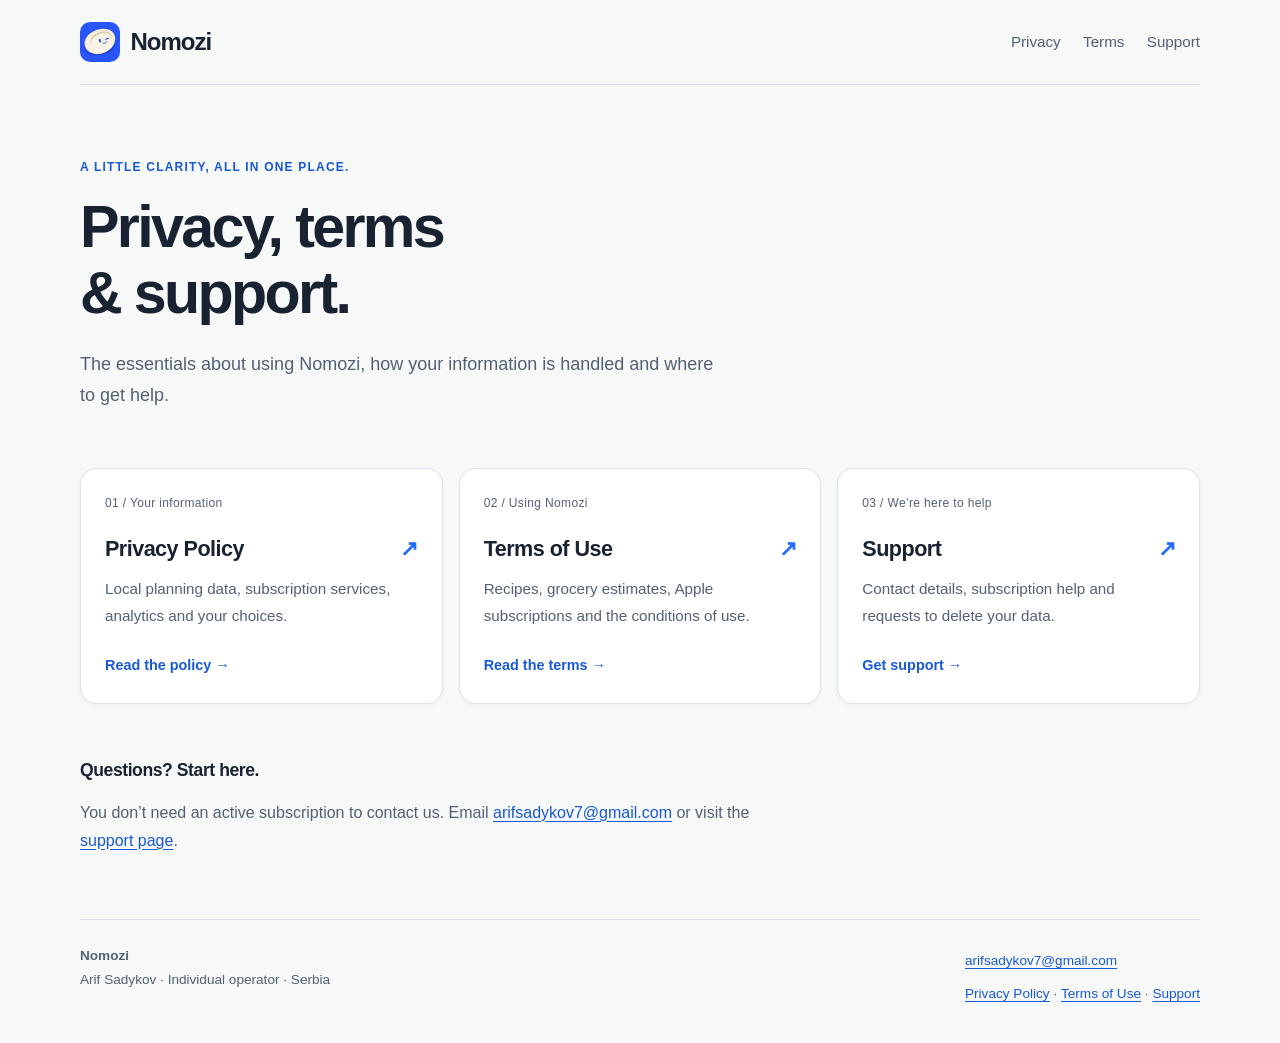
<file: index.html>
<!doctype html>
<html lang="en-US">
<head>
  <meta charset="utf-8">
  <meta name="viewport" content="width=device-width, initial-scale=1">
  <meta name="description" content="Privacy Policy, Terms of Use and support for Nomozi, the iPhone meal-planning app.">
  <meta name="theme-color" content="#206aff">
  <title>Privacy, terms & support | Nomozi</title>
  <link rel="stylesheet" href="./assets/styles.css">
  <link rel="icon" type="image/png" sizes="1024x1024" href="./assets/nomozi-app-icon.png">
  <link rel="apple-touch-icon" href="./assets/nomozi-app-icon.png">
</head>
<body>
<a class="skip-link" href="#main">Skip to content</a>
<header class="site-header"><a class="brand" href="./" aria-label="Nomozi home"><img class="brand-mark" src="./assets/nomozi-app-icon.png" width="40" height="40" alt="" aria-hidden="true">Nomozi</a><nav aria-label="Main navigation"><a href="./privacy/">Privacy</a><a href="./terms/">Terms</a><a href="./support/">Support</a></nav></header>
<main id="main" class="home"><section class="hero"><p class="eyebrow">A little clarity, all in one place.</p><h1>Privacy, terms<br>&amp; support.</h1><p class="lead">The essentials about using Nomozi, how your information is handled and where to get help.</p></section>
<div class="page-cards"><a class="page-card" href="./privacy/"><span class="card-number">01 / Your information</span><h2>Privacy Policy <span aria-hidden="true">↗</span></h2><p>Local planning data, subscription services, analytics and your choices.</p><span class="card-action">Read the policy →</span></a><a class="page-card" href="./terms/"><span class="card-number">02 / Using Nomozi</span><h2>Terms of Use <span aria-hidden="true">↗</span></h2><p>Recipes, grocery estimates, Apple subscriptions and the conditions of use.</p><span class="card-action">Read the terms →</span></a><a class="page-card" href="./support/"><span class="card-number">03 / We’re here to help</span><h2>Support <span aria-hidden="true">↗</span></h2><p>Contact details, subscription help and requests to delete your data.</p><span class="card-action">Get support →</span></a></div>
<section class="home-note"><h2>Questions? Start here.</h2><p>You don’t need an active subscription to contact us. Email <a href="mailto:arifsadykov7@gmail.com">arifsadykov7@gmail.com</a> or visit the <a href="./support/">support page</a>.</p></section></main>
<footer class="site-footer"><p><strong>Nomozi</strong><br>Arif Sadykov · Individual operator · Serbia</p><p><a href="mailto:arifsadykov7@gmail.com">arifsadykov7@gmail.com</a><br><a href="./privacy/">Privacy Policy</a> · <a href="./terms/">Terms of Use</a> · <a href="./support/">Support</a></p></footer>
</body>
</html>
</file>
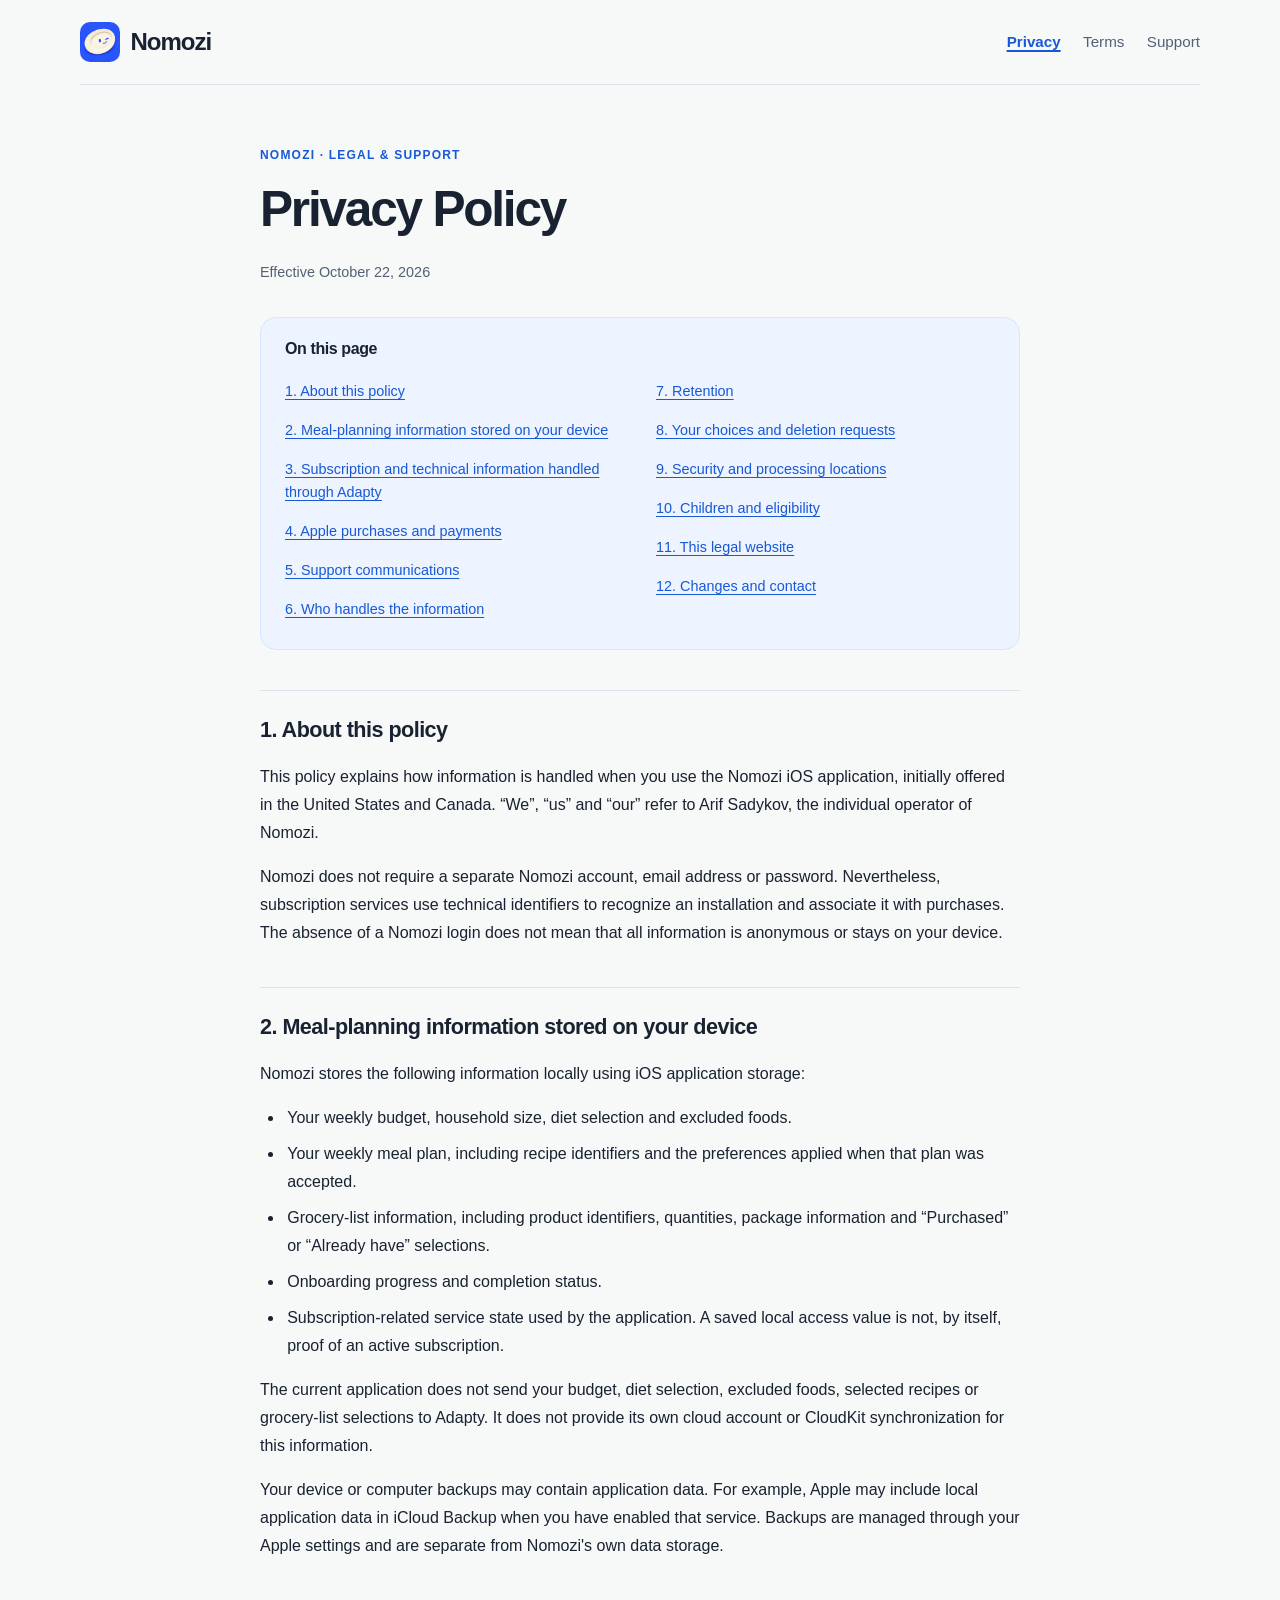
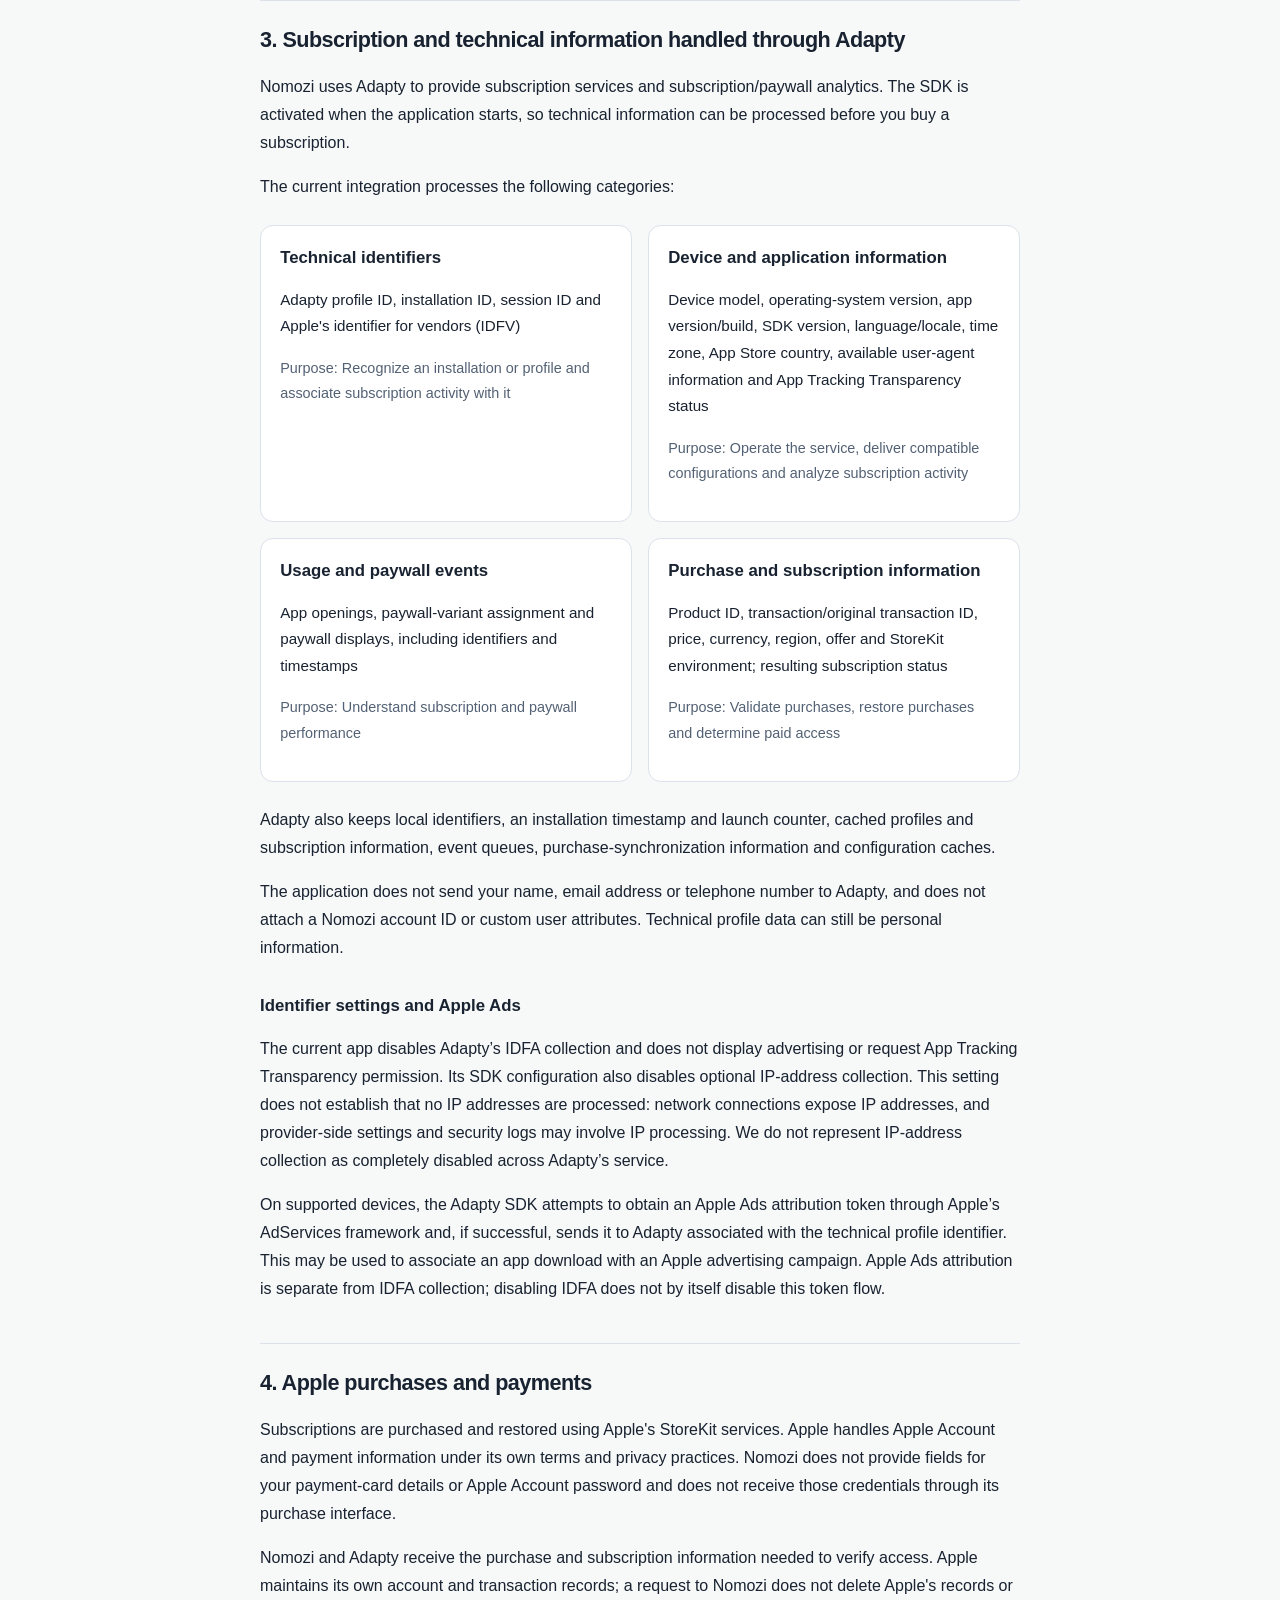
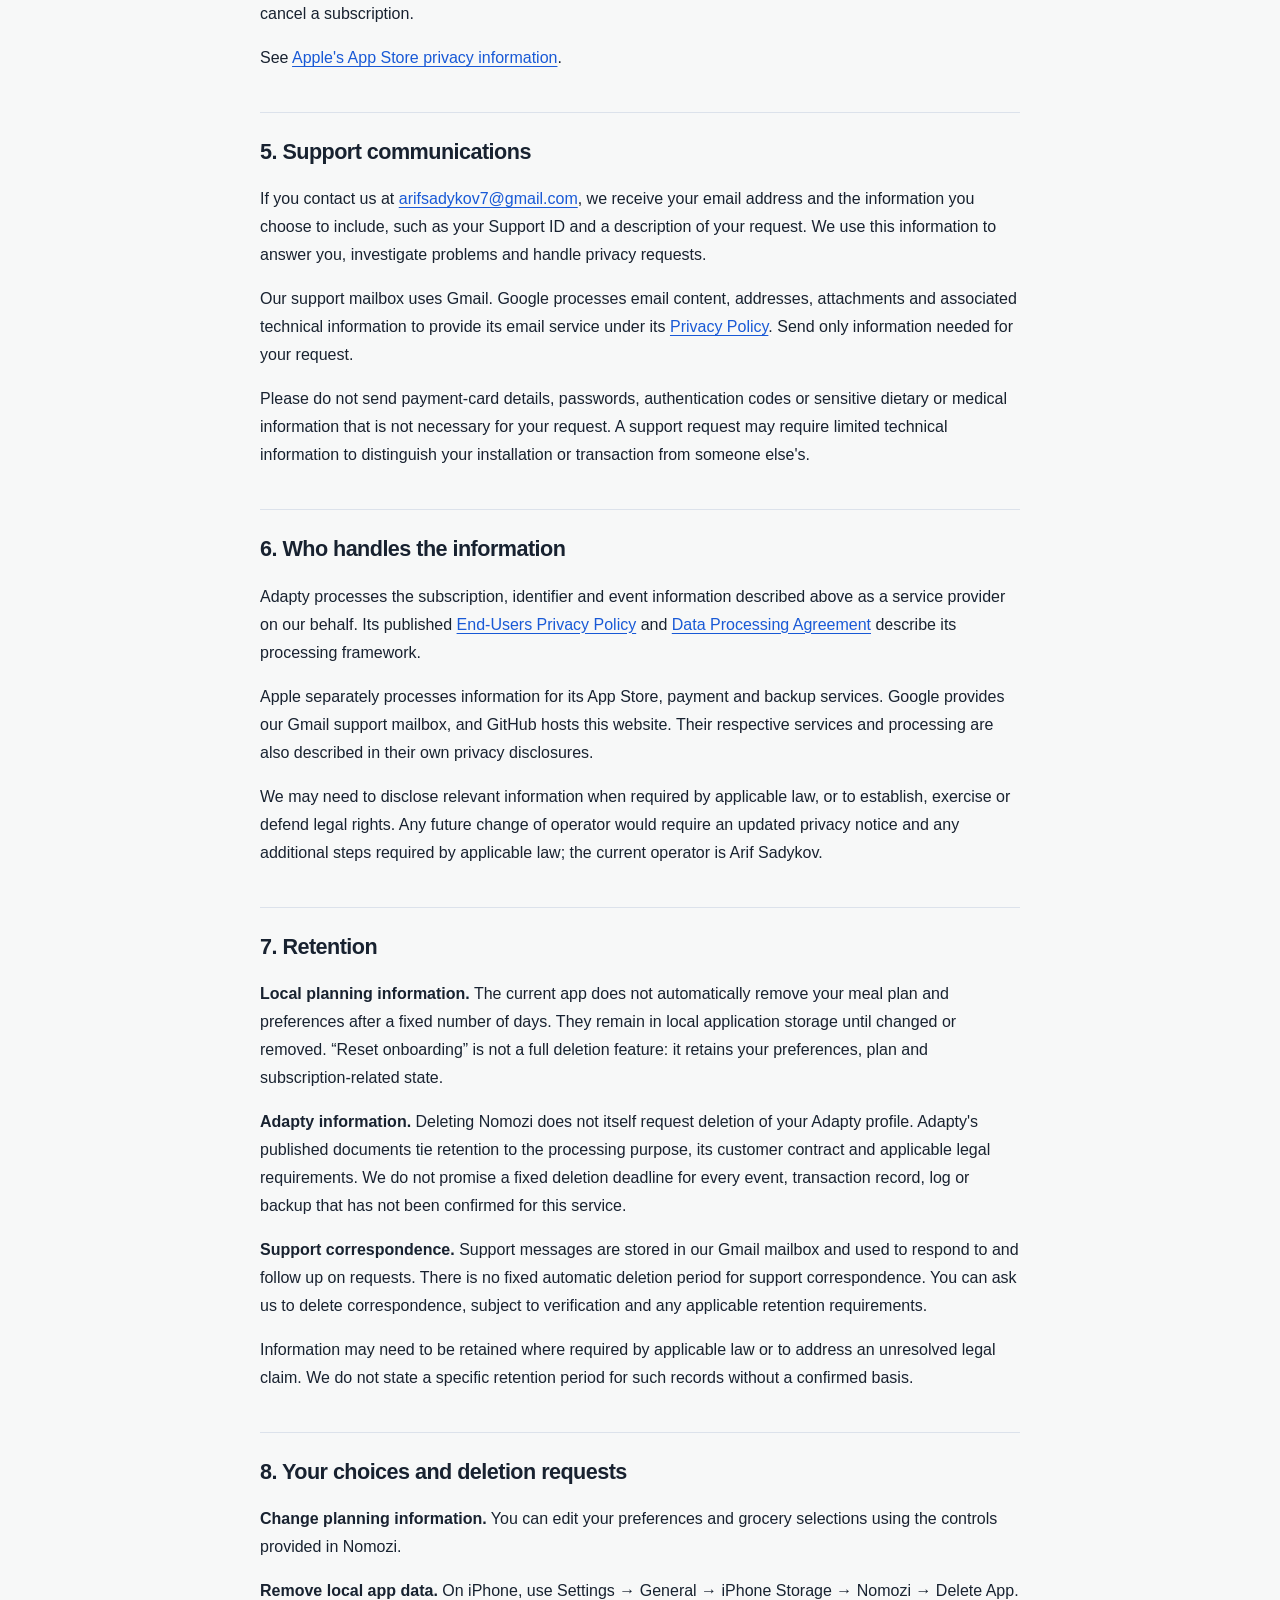
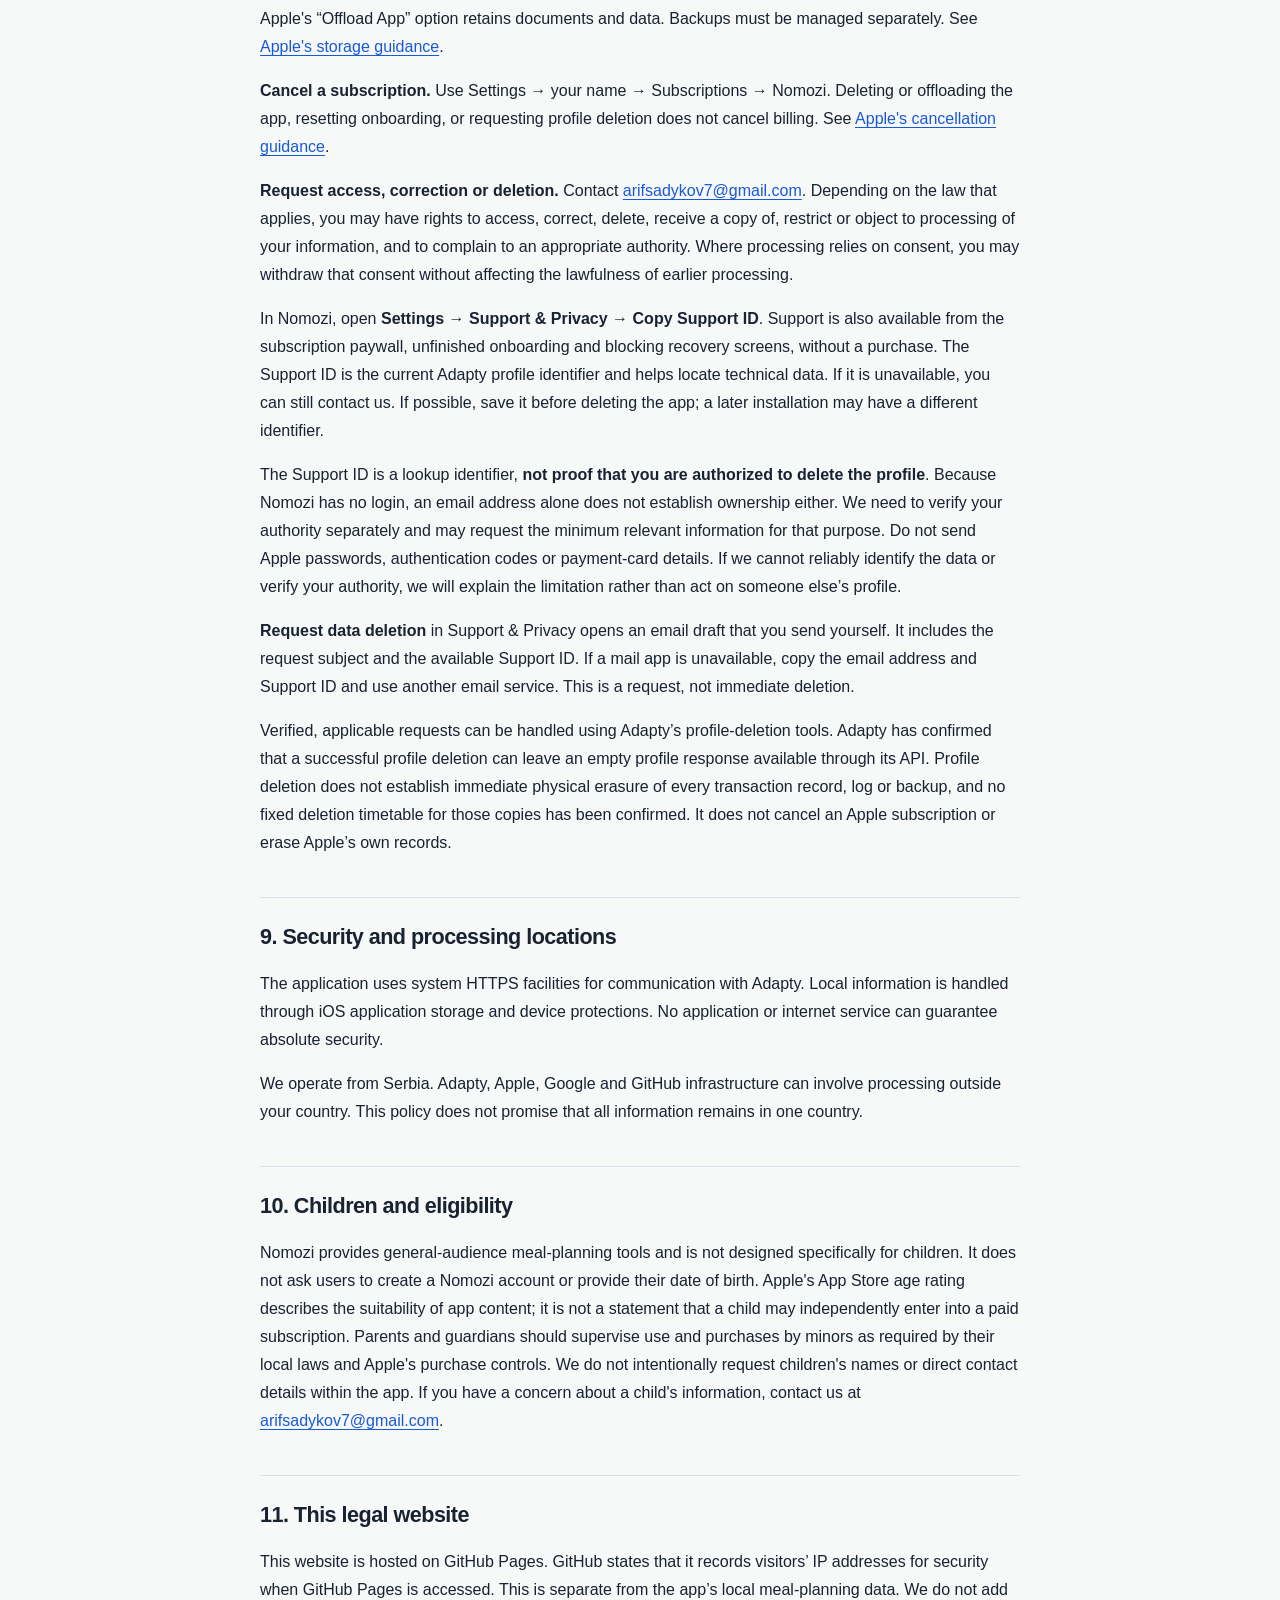
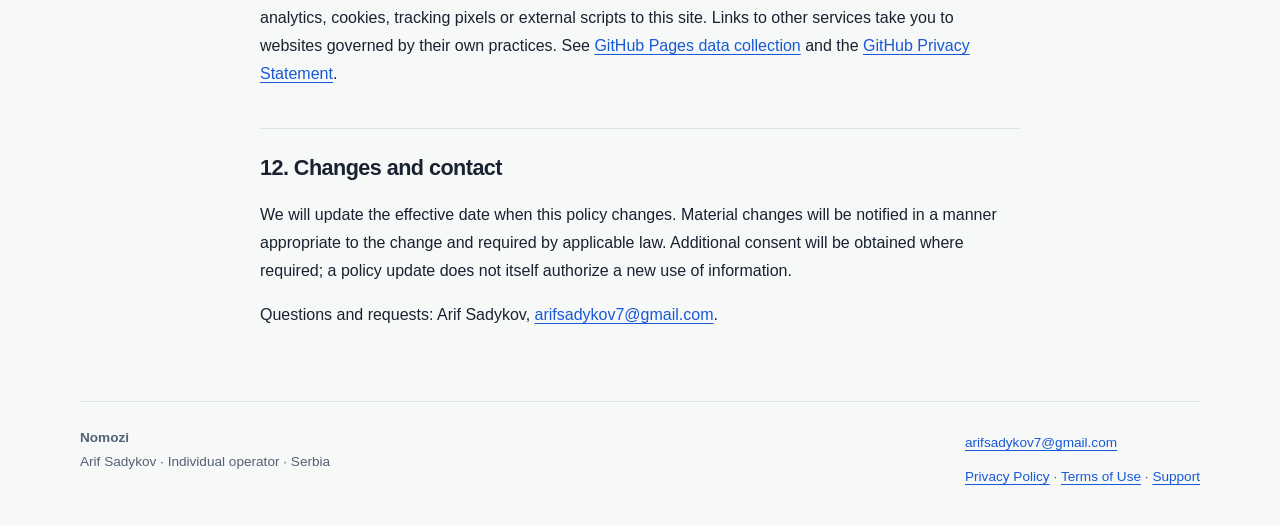
<file: privacy/index.html>
<!doctype html>
<html lang="en-US">
<head>
  <meta charset="utf-8">
  <meta name="viewport" content="width=device-width, initial-scale=1">
  <meta name="description" content="How Nomozi handles local planning data, subscriptions, analytics, support requests and data deletion.">
  <meta name="theme-color" content="#206aff">
  <title>Privacy Policy | Nomozi</title>
  <link rel="stylesheet" href="../assets/styles.css">
  <link rel="icon" type="image/png" sizes="1024x1024" href="../assets/nomozi-app-icon.png">
  <link rel="apple-touch-icon" href="../assets/nomozi-app-icon.png">
</head>
<body>
<a class="skip-link" href="#main">Skip to content</a>
<header class="site-header"><a class="brand" href="../" aria-label="Nomozi home"><img class="brand-mark" src="../assets/nomozi-app-icon.png" width="40" height="40" alt="" aria-hidden="true">Nomozi</a><nav aria-label="Main navigation"><a href="../privacy/" aria-current="page">Privacy</a><a href="../terms/">Terms</a><a href="../support/">Support</a></nav></header>
<main id="main" class="document"><p class="eyebrow">Nomozi · Legal &amp; support</p><h1>Privacy Policy</h1><p class="date">Effective October 22, 2026</p><nav class="contents" aria-label="On this page"><h2>On this page</h2><ol><li><a href="#section-1">1. About this policy</a></li><li><a href="#section-2">2. Meal-planning information stored on your device</a></li><li><a href="#section-3">3. Subscription and technical information handled through Adapty</a></li><li><a href="#section-4">4. Apple purchases and payments</a></li><li><a href="#section-5">5. Support communications</a></li><li><a href="#section-6">6. Who handles the information</a></li><li><a href="#section-7">7. Retention</a></li><li><a href="#section-8">8. Your choices and deletion requests</a></li><li><a href="#section-9">9. Security and processing locations</a></li><li><a href="#section-10">10. Children and eligibility</a></li><li><a href="#section-11">11. This legal website</a></li><li><a href="#section-12">12. Changes and contact</a></li></ol></nav><h2 id="section-1">1. About this policy</h2>

<p>This policy explains how information is handled when you use the Nomozi iOS application, initially offered in the United States and Canada. “We”, “us” and “our” refer to Arif Sadykov, the individual operator of Nomozi.</p>

<p>Nomozi does not require a separate Nomozi account, email address or password. Nevertheless, subscription services use technical identifiers to recognize an installation and associate it with purchases. The absence of a Nomozi login does not mean that all information is anonymous or stays on your device.</p>

<h2 id="section-2">2. Meal-planning information stored on your device</h2>

<p>Nomozi stores the following information locally using iOS application storage:</p>

<ul>
<li>Your weekly budget, household size, diet selection and excluded foods.</li>
<li>Your weekly meal plan, including recipe identifiers and the preferences applied when that plan was accepted.</li>
<li>Grocery-list information, including product identifiers, quantities, package information and “Purchased” or “Already have” selections.</li>
<li>Onboarding progress and completion status.</li>
<li>Subscription-related service state used by the application. A saved local access value is not, by itself, proof of an active subscription.</li>
</ul>

<p>The current application does not send your budget, diet selection, excluded foods, selected recipes or grocery-list selections to Adapty. It does not provide its own cloud account or CloudKit synchronization for this information.</p>

<p>Your device or computer backups may contain application data. For example, Apple may include local application data in iCloud Backup when you have enabled that service. Backups are managed through your Apple settings and are separate from Nomozi's own data storage.</p>

<h2 id="section-3">3. Subscription and technical information handled through Adapty</h2>

<p>Nomozi uses Adapty to provide subscription services and subscription/paywall analytics. The SDK is activated when the application starts, so technical information can be processed before you buy a subscription.</p>

<p>The current integration processes the following categories:</p>

<div class="table-wrap"><div class="data-cards"><section class="data-card"><h3>Technical identifiers</h3><p>Adapty profile ID, installation ID, session ID and Apple's identifier for vendors (IDFV)</p><p class="purpose">Purpose: Recognize an installation or profile and associate subscription activity with it</p></section><section class="data-card"><h3>Device and application information</h3><p>Device model, operating-system version, app version/build, SDK version, language/locale, time zone, App Store country, available user-agent information and App Tracking Transparency status</p><p class="purpose">Purpose: Operate the service, deliver compatible configurations and analyze subscription activity</p></section><section class="data-card"><h3>Usage and paywall events</h3><p>App openings, paywall-variant assignment and paywall displays, including identifiers and timestamps</p><p class="purpose">Purpose: Understand subscription and paywall performance</p></section><section class="data-card"><h3>Purchase and subscription information</h3><p>Product ID, transaction/original transaction ID, price, currency, region, offer and StoreKit environment; resulting subscription status</p><p class="purpose">Purpose: Validate purchases, restore purchases and determine paid access</p></section></div></div>

<p>Adapty also keeps local identifiers, an installation timestamp and launch counter, cached profiles and subscription information, event queues, purchase-synchronization information and configuration caches.</p>

<p>The application does not send your name, email address or telephone number to Adapty, and does not attach a Nomozi account ID or custom user attributes. Technical profile data can still be personal information.</p>

<h3>Identifier settings and Apple Ads</h3>

<p>The current app disables Adapty’s IDFA collection and does not display advertising or request App Tracking Transparency permission. Its SDK configuration also disables optional IP-address collection. This setting does not establish that no IP addresses are processed: network connections expose IP addresses, and provider-side settings and security logs may involve IP processing. We do not represent IP-address collection as completely disabled across Adapty’s service.</p>
<p>On supported devices, the Adapty SDK attempts to obtain an Apple Ads attribution token through Apple’s AdServices framework and, if successful, sends it to Adapty associated with the technical profile identifier. This may be used to associate an app download with an Apple advertising campaign. Apple Ads attribution is separate from IDFA collection; disabling IDFA does not by itself disable this token flow.</p>
<h2 id="section-4">4. Apple purchases and payments</h2>

<p>Subscriptions are purchased and restored using Apple's StoreKit services. Apple handles Apple Account and payment information under its own terms and privacy practices. Nomozi does not provide fields for your payment-card details or Apple Account password and does not receive those credentials through its purchase interface.</p>

<p>Nomozi and Adapty receive the purchase and subscription information needed to verify access. Apple maintains its own account and transaction records; a request to Nomozi does not delete Apple's records or cancel a subscription.</p>

<p>See <a href="https://www.apple.com/legal/privacy/data/en/app-store/">Apple's App Store privacy information</a>.</p>

<h2 id="section-5">5. Support communications</h2>

<p>If you contact us at <a href="mailto:arifsadykov7@gmail.com">arifsadykov7@gmail.com</a>, we receive your email address and the information you choose to include, such as your Support ID and a description of your request. We use this information to answer you, investigate problems and handle privacy requests.</p>
<p>Our support mailbox uses Gmail. Google processes email content, addresses, attachments and associated technical information to provide its email service under its <a href="https://policies.google.com/privacy">Privacy Policy</a>. Send only information needed for your request.</p>
<p>Please do not send payment-card details, passwords, authentication codes or sensitive dietary or medical information that is not necessary for your request. A support request may require limited technical information to distinguish your installation or transaction from someone else's.</p>

<h2 id="section-6">6. Who handles the information</h2>

<p>Adapty processes the subscription, identifier and event information described above as a service provider on our behalf. Its published <a href="https://adapty.io/end-users-privacy/">End-Users Privacy Policy</a> and <a href="https://adapty.io/data-processing-agreement/">Data Processing Agreement</a> describe its processing framework.</p>

<p>Apple separately processes information for its App Store, payment and backup services. Google provides our Gmail support mailbox, and GitHub hosts this website. Their respective services and processing are also described in their own privacy disclosures.</p>
<p>We may need to disclose relevant information when required by applicable law, or to establish, exercise or defend legal rights. Any future change of operator would require an updated privacy notice and any additional steps required by applicable law; the current operator is Arif Sadykov.</p>

<h2 id="section-7">7. Retention</h2>

<p><strong>Local planning information.</strong> The current app does not automatically remove your meal plan and preferences after a fixed number of days. They remain in local application storage until changed or removed. “Reset onboarding” is not a full deletion feature: it retains your preferences, plan and subscription-related state.</p>

<p><strong>Adapty information.</strong> Deleting Nomozi does not itself request deletion of your Adapty profile. Adapty's published documents tie retention to the processing purpose, its customer contract and applicable legal requirements. We do not promise a fixed deletion deadline for every event, transaction record, log or backup that has not been confirmed for this service.</p>

<p><strong>Support correspondence.</strong> Support messages are stored in our Gmail mailbox and used to respond to and follow up on requests. There is no fixed automatic deletion period for support correspondence. You can ask us to delete correspondence, subject to verification and any applicable retention requirements.</p>
<p>Information may need to be retained where required by applicable law or to address an unresolved legal claim. We do not state a specific retention period for such records without a confirmed basis.</p>
<h2 id="section-8">8. Your choices and deletion requests</h2>

<p><strong>Change planning information.</strong> You can edit your preferences and grocery selections using the controls provided in Nomozi.</p>

<p><strong>Remove local app data.</strong> On iPhone, use Settings → General → iPhone Storage → Nomozi → Delete App. Apple's “Offload App” option retains documents and data. Backups must be managed separately. See <a href="https://support.apple.com/en-us/108429">Apple's storage guidance</a>.</p>

<p><strong>Cancel a subscription.</strong> Use Settings → your name → Subscriptions → Nomozi. Deleting or offloading the app, resetting onboarding, or requesting profile deletion does not cancel billing. See <a href="https://support.apple.com/en-us/118428">Apple's cancellation guidance</a>.</p>

<p><strong>Request access, correction or deletion.</strong> Contact <a href="mailto:arifsadykov7@gmail.com">arifsadykov7@gmail.com</a>. Depending on the law that applies, you may have rights to access, correct, delete, receive a copy of, restrict or object to processing of your information, and to complain to an appropriate authority. Where processing relies on consent, you may withdraw that consent without affecting the lawfulness of earlier processing.</p>

<p>In Nomozi, open <strong>Settings → Support &amp; Privacy → Copy Support ID</strong>. Support is also available from the subscription paywall, unfinished onboarding and blocking recovery screens, without a purchase. The Support ID is the current Adapty profile identifier and helps locate technical data. If it is unavailable, you can still contact us. If possible, save it before deleting the app; a later installation may have a different identifier.</p>
<p>The Support ID is a lookup identifier, <strong>not proof that you are authorized to delete the profile</strong>. Because Nomozi has no login, an email address alone does not establish ownership either. We need to verify your authority separately and may request the minimum relevant information for that purpose. Do not send Apple passwords, authentication codes or payment-card details. If we cannot reliably identify the data or verify your authority, we will explain the limitation rather than act on someone else’s profile.</p>
<p><strong>Request data deletion</strong> in Support &amp; Privacy opens an email draft that you send yourself. It includes the request subject and the available Support ID. If a mail app is unavailable, copy the email address and Support ID and use another email service. This is a request, not immediate deletion.</p>
<p>Verified, applicable requests can be handled using Adapty’s profile-deletion tools. Adapty has confirmed that a successful profile deletion can leave an empty profile response available through its API. Profile deletion does not establish immediate physical erasure of every transaction record, log or backup, and no fixed deletion timetable for those copies has been confirmed. It does not cancel an Apple subscription or erase Apple’s own records.</p>
<h2 id="section-9">9. Security and processing locations</h2>

<p>The application uses system HTTPS facilities for communication with Adapty. Local information is handled through iOS application storage and device protections. No application or internet service can guarantee absolute security.</p>

<p>We operate from Serbia. Adapty, Apple, Google and GitHub infrastructure can involve processing outside your country. This policy does not promise that all information remains in one country.</p>
<h2 id="section-10">10. Children and eligibility</h2>

<p>Nomozi provides general-audience meal-planning tools and is not designed specifically for children. It does not ask users to create a Nomozi account or provide their date of birth. Apple's App Store age rating describes the suitability of app content; it is not a statement that a child may independently enter into a paid subscription. Parents and guardians should supervise use and purchases by minors as required by their local laws and Apple's purchase controls. We do not intentionally request children's names or direct contact details within the app. If you have a concern about a child's information, contact us at <a href="mailto:arifsadykov7@gmail.com">arifsadykov7@gmail.com</a>.</p>

<h2 id="section-11">11. This legal website</h2>

<p>This website is hosted on GitHub Pages. GitHub states that it records visitors’ IP addresses for security when GitHub Pages is accessed. This is separate from the app’s local meal-planning data. We do not add analytics, cookies, tracking pixels or external scripts to this site. Links to other services take you to websites governed by their own practices. See <a href="https://docs.github.com/en/pages/getting-started-with-github-pages/what-is-github-pages#data-collection">GitHub Pages data collection</a> and the <a href="https://docs.github.com/en/site-policy/privacy-policies/github-general-privacy-statement">GitHub Privacy Statement</a>.</p>
<h2 id="section-12">12. Changes and contact</h2>

<p>We will update the effective date when this policy changes. Material changes will be notified in a manner appropriate to the change and required by applicable law. Additional consent will be obtained where required; a policy update does not itself authorize a new use of information.</p>

<p>Questions and requests: Arif Sadykov, <a href="mailto:arifsadykov7@gmail.com">arifsadykov7@gmail.com</a>.</p>
</main>
<footer class="site-footer"><p><strong>Nomozi</strong><br>Arif Sadykov · Individual operator · Serbia</p><p><a href="mailto:arifsadykov7@gmail.com">arifsadykov7@gmail.com</a><br><a href="../privacy/">Privacy Policy</a> · <a href="../terms/">Terms of Use</a> · <a href="../support/">Support</a></p></footer>
</body>
</html>
</file>
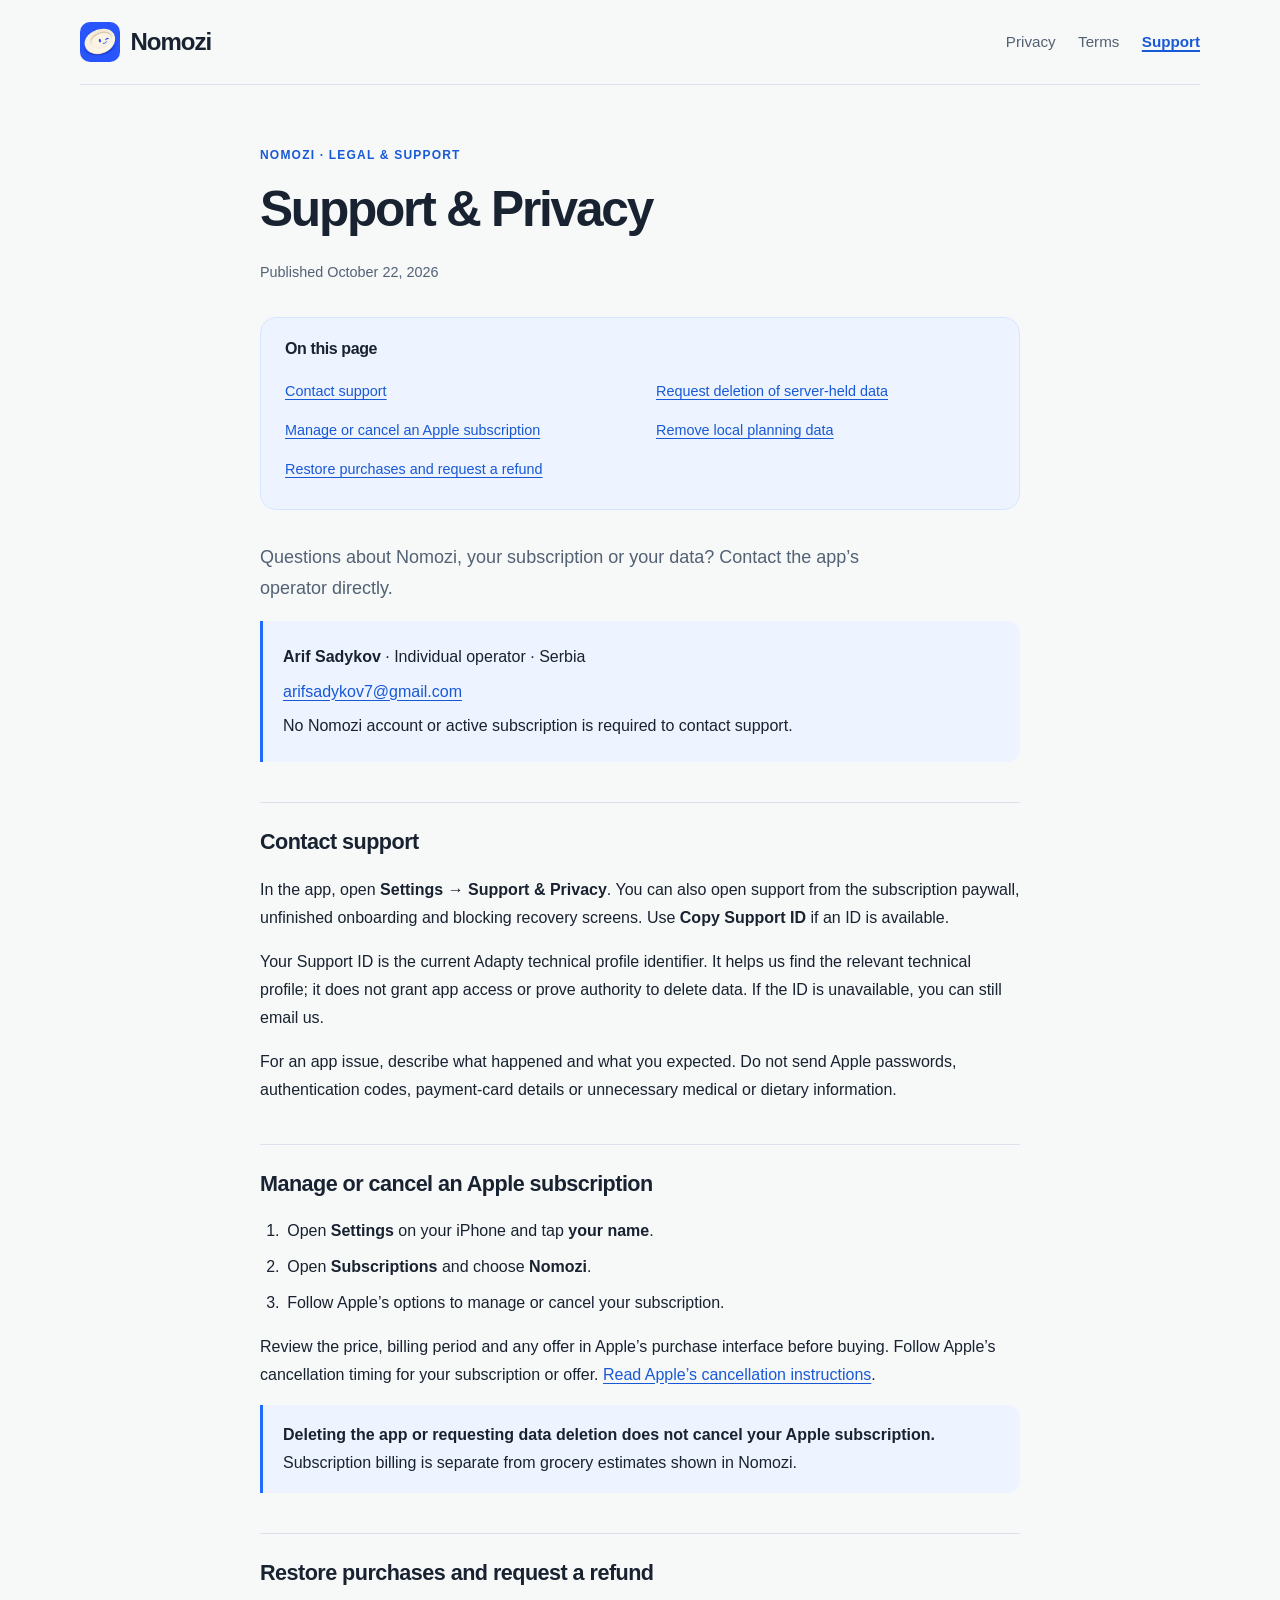
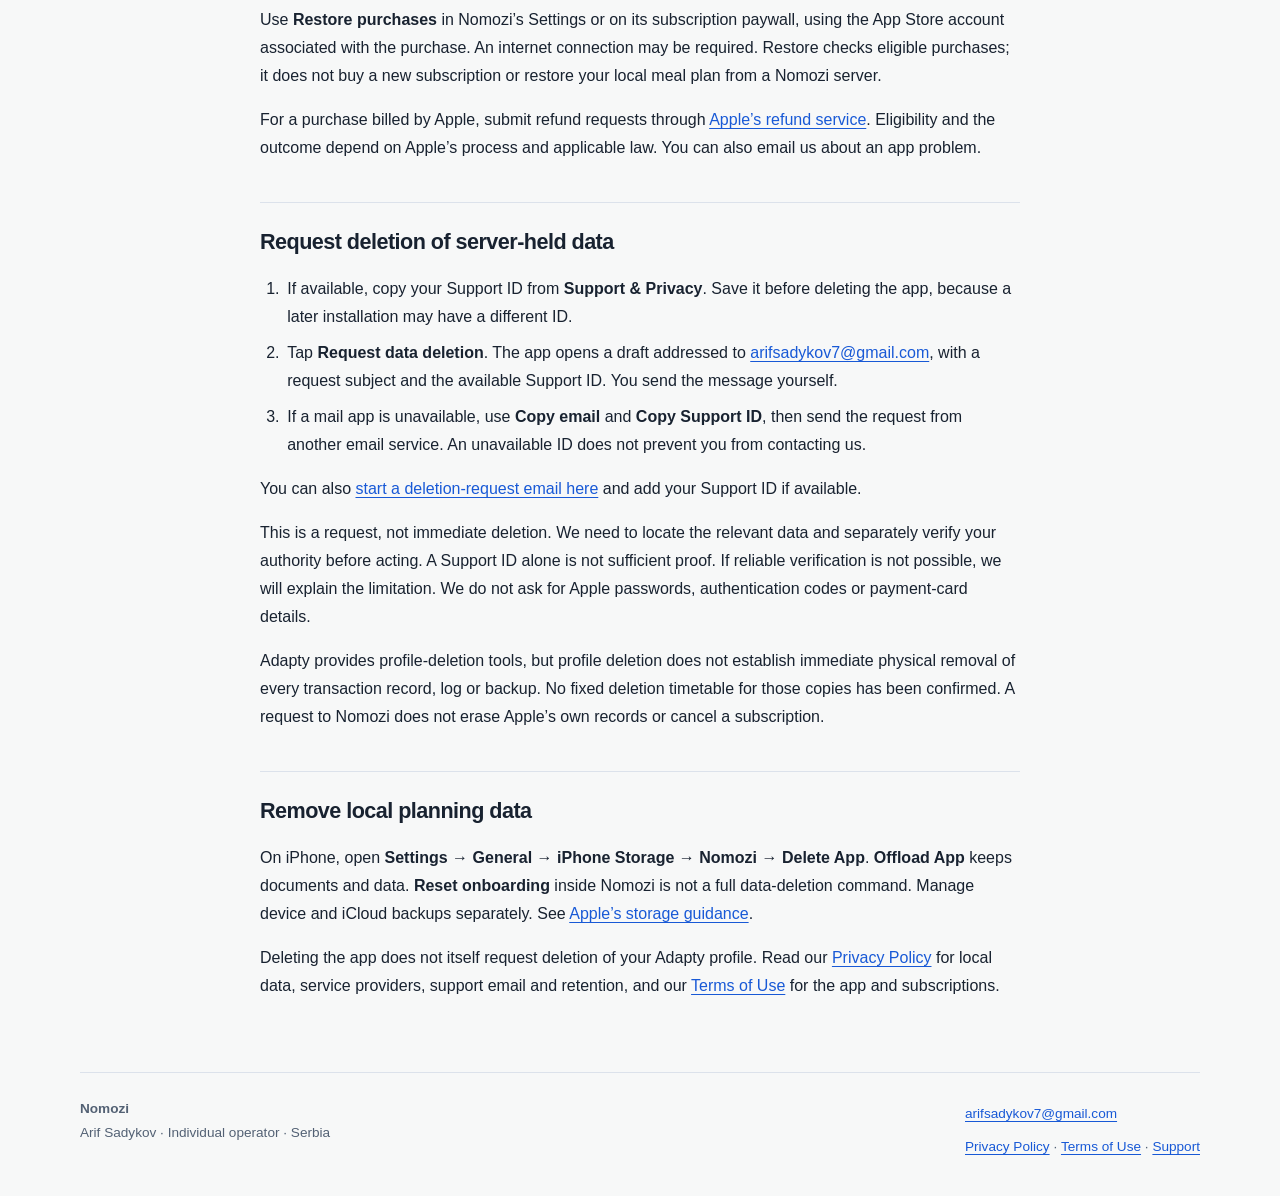
<file: support/index.html>
<!doctype html>
<html lang="en-US">
<head>
  <meta charset="utf-8">
  <meta name="viewport" content="width=device-width, initial-scale=1">
  <meta name="description" content="Contact Nomozi support, find your Support ID, manage Apple subscriptions and request data deletion.">
  <meta name="theme-color" content="#206aff">
  <title>Support & Privacy | Nomozi</title>
  <link rel="stylesheet" href="../assets/styles.css">
  <link rel="icon" type="image/png" sizes="1024x1024" href="../assets/nomozi-app-icon.png">
  <link rel="apple-touch-icon" href="../assets/nomozi-app-icon.png">
</head>
<body>
<a class="skip-link" href="#main">Skip to content</a>
<header class="site-header"><a class="brand" href="../" aria-label="Nomozi home"><img class="brand-mark" src="../assets/nomozi-app-icon.png" width="40" height="40" alt="" aria-hidden="true">Nomozi</a><nav aria-label="Main navigation"><a href="../privacy/">Privacy</a><a href="../terms/">Terms</a><a href="../support/" aria-current="page">Support</a></nav></header>
<main id="main" class="document"><p class="eyebrow">Nomozi · Legal &amp; support</p><h1>Support & Privacy</h1><p class="date">Published October 22, 2026</p><nav class="contents" aria-label="On this page"><h2>On this page</h2><ol><li><a href="#section-1">Contact support</a></li><li><a href="#section-2">Manage or cancel an Apple subscription</a></li><li><a href="#section-3">Restore purchases and request a refund</a></li><li><a href="#section-4">Request deletion of server-held data</a></li><li><a href="#section-5">Remove local planning data</a></li></ol></nav><p class="lead">Questions about Nomozi, your subscription or your data? Contact the app’s operator directly.</p>

<div class="notice"><p><strong>Arif Sadykov</strong> · Individual operator · Serbia</p><p><a href="mailto:arifsadykov7@gmail.com">arifsadykov7@gmail.com</a></p><p>No Nomozi account or active subscription is required to contact support.</p></div>

<h2 id="section-1">Contact support</h2>

<p>In the app, open <strong>Settings → Support &amp; Privacy</strong>. You can also open support from the subscription paywall, unfinished onboarding and blocking recovery screens. Use <strong>Copy Support ID</strong> if an ID is available.</p>

<p>Your Support ID is the current Adapty technical profile identifier. It helps us find the relevant technical profile; it does not grant app access or prove authority to delete data. If the ID is unavailable, you can still email us.</p>

<p>For an app issue, describe what happened and what you expected. Do not send Apple passwords, authentication codes, payment-card details or unnecessary medical or dietary information.</p>

<h2 id="section-2">Manage or cancel an Apple subscription</h2>

<ol><li>Open <strong>Settings</strong> on your iPhone and tap <strong>your name</strong>.</li><li>Open <strong>Subscriptions</strong> and choose <strong>Nomozi</strong>.</li><li>Follow Apple’s options to manage or cancel your subscription.</li></ol>

<p>Review the price, billing period and any offer in Apple’s purchase interface before buying. Follow Apple’s cancellation timing for your subscription or offer. <a href="https://support.apple.com/en-us/118428">Read Apple’s cancellation instructions</a>.</p>

<p class="notice"><strong>Deleting the app or requesting data deletion does not cancel your Apple subscription.</strong> Subscription billing is separate from grocery estimates shown in Nomozi.</p>

<h2 id="section-3">Restore purchases and request a refund</h2>

<p>Use <strong>Restore purchases</strong> in Nomozi’s Settings or on its subscription paywall, using the App Store account associated with the purchase. An internet connection may be required. Restore checks eligible purchases; it does not buy a new subscription or restore your local meal plan from a Nomozi server.</p>

<p>For a purchase billed by Apple, submit refund requests through <a href="https://reportaproblem.apple.com/">Apple’s refund service</a>. Eligibility and the outcome depend on Apple’s process and applicable law. You can also email us about an app problem.</p>

<h2 id="section-4">Request deletion of server-held data</h2>

<ol><li>If available, copy your Support ID from <strong>Support &amp; Privacy</strong>. Save it before deleting the app, because a later installation may have a different ID.</li><li>Tap <strong>Request data deletion</strong>. The app opens a draft addressed to <a href="mailto:arifsadykov7@gmail.com">arifsadykov7@gmail.com</a>, with a request subject and the available Support ID. You send the message yourself.</li><li>If a mail app is unavailable, use <strong>Copy email</strong> and <strong>Copy Support ID</strong>, then send the request from another email service. An unavailable ID does not prevent you from contacting us.</li></ol>

<p>You can also <a href="mailto:arifsadykov7@gmail.com?subject=Nomozi%20data%20deletion%20request">start a deletion-request email here</a> and add your Support ID if available.</p>

<p>This is a request, not immediate deletion. We need to locate the relevant data and separately verify your authority before acting. A Support ID alone is not sufficient proof. If reliable verification is not possible, we will explain the limitation. We do not ask for Apple passwords, authentication codes or payment-card details.</p>

<p>Adapty provides profile-deletion tools, but profile deletion does not establish immediate physical removal of every transaction record, log or backup. No fixed deletion timetable for those copies has been confirmed. A request to Nomozi does not erase Apple’s own records or cancel a subscription.</p>

<h2 id="section-5">Remove local planning data</h2>

<p>On iPhone, open <strong>Settings → General → iPhone Storage → Nomozi → Delete App</strong>. <strong>Offload App</strong> keeps documents and data. <strong>Reset onboarding</strong> inside Nomozi is not a full data-deletion command. Manage device and iCloud backups separately. See <a href="https://support.apple.com/en-us/108429">Apple’s storage guidance</a>.</p>

<p>Deleting the app does not itself request deletion of your Adapty profile. Read our <a href="../privacy/">Privacy Policy</a> for local data, service providers, support email and retention, and our <a href="../terms/">Terms of Use</a> for the app and subscriptions.</p>
</main>
<footer class="site-footer"><p><strong>Nomozi</strong><br>Arif Sadykov · Individual operator · Serbia</p><p><a href="mailto:arifsadykov7@gmail.com">arifsadykov7@gmail.com</a><br><a href="../privacy/">Privacy Policy</a> · <a href="../terms/">Terms of Use</a> · <a href="../support/">Support</a></p></footer>
</body>
</html>
</file>
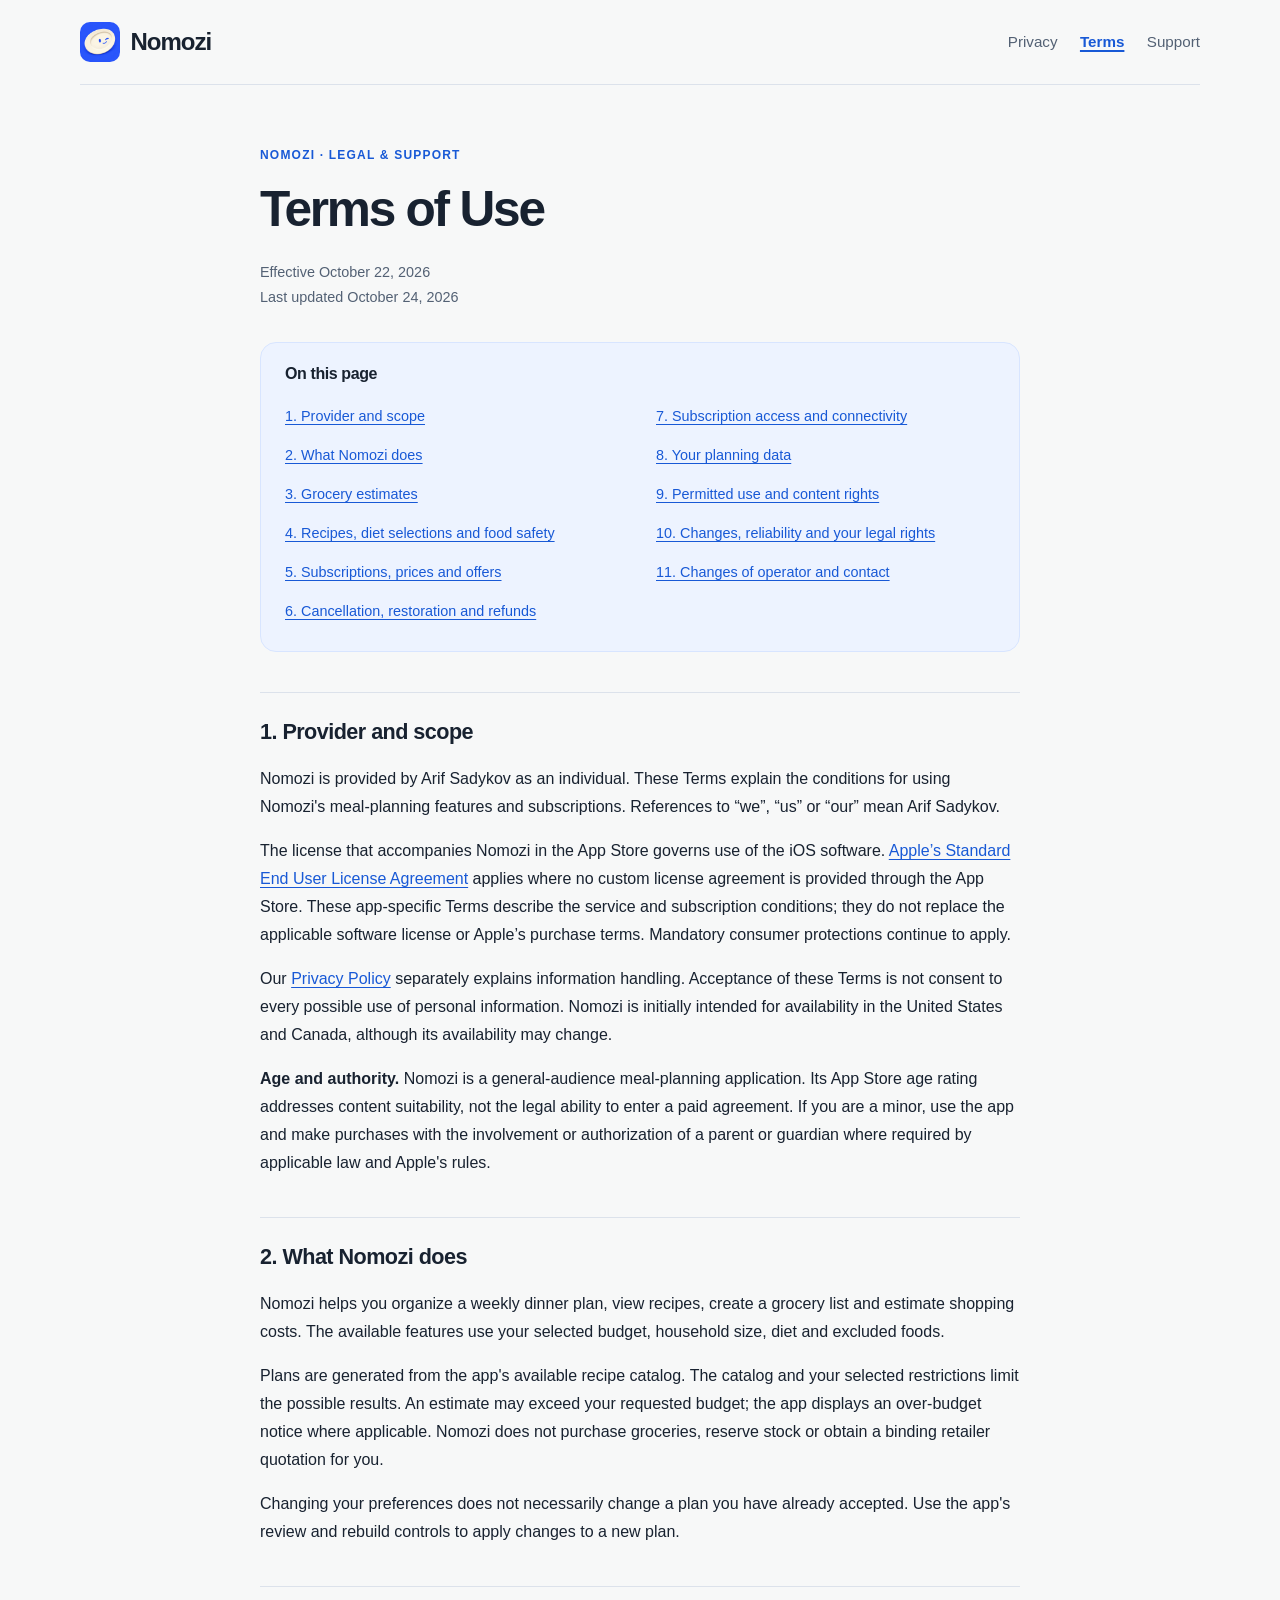
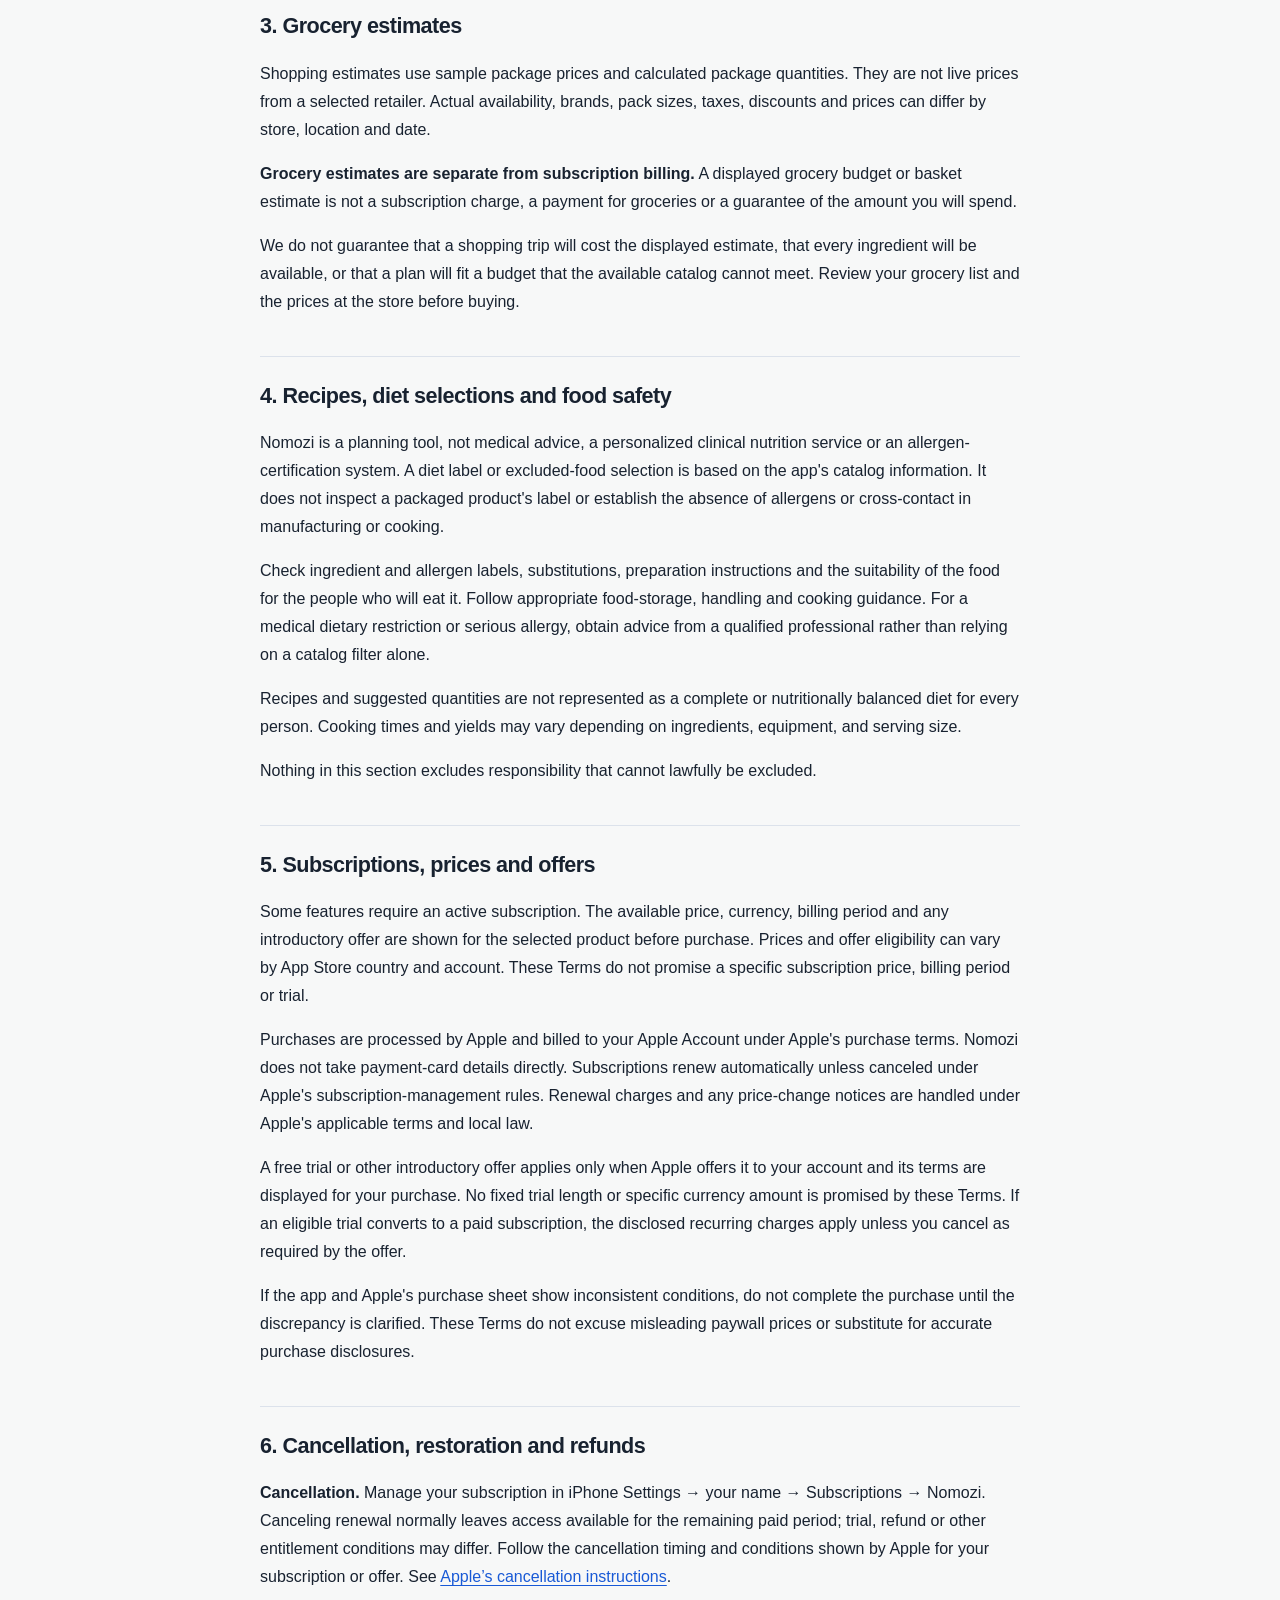
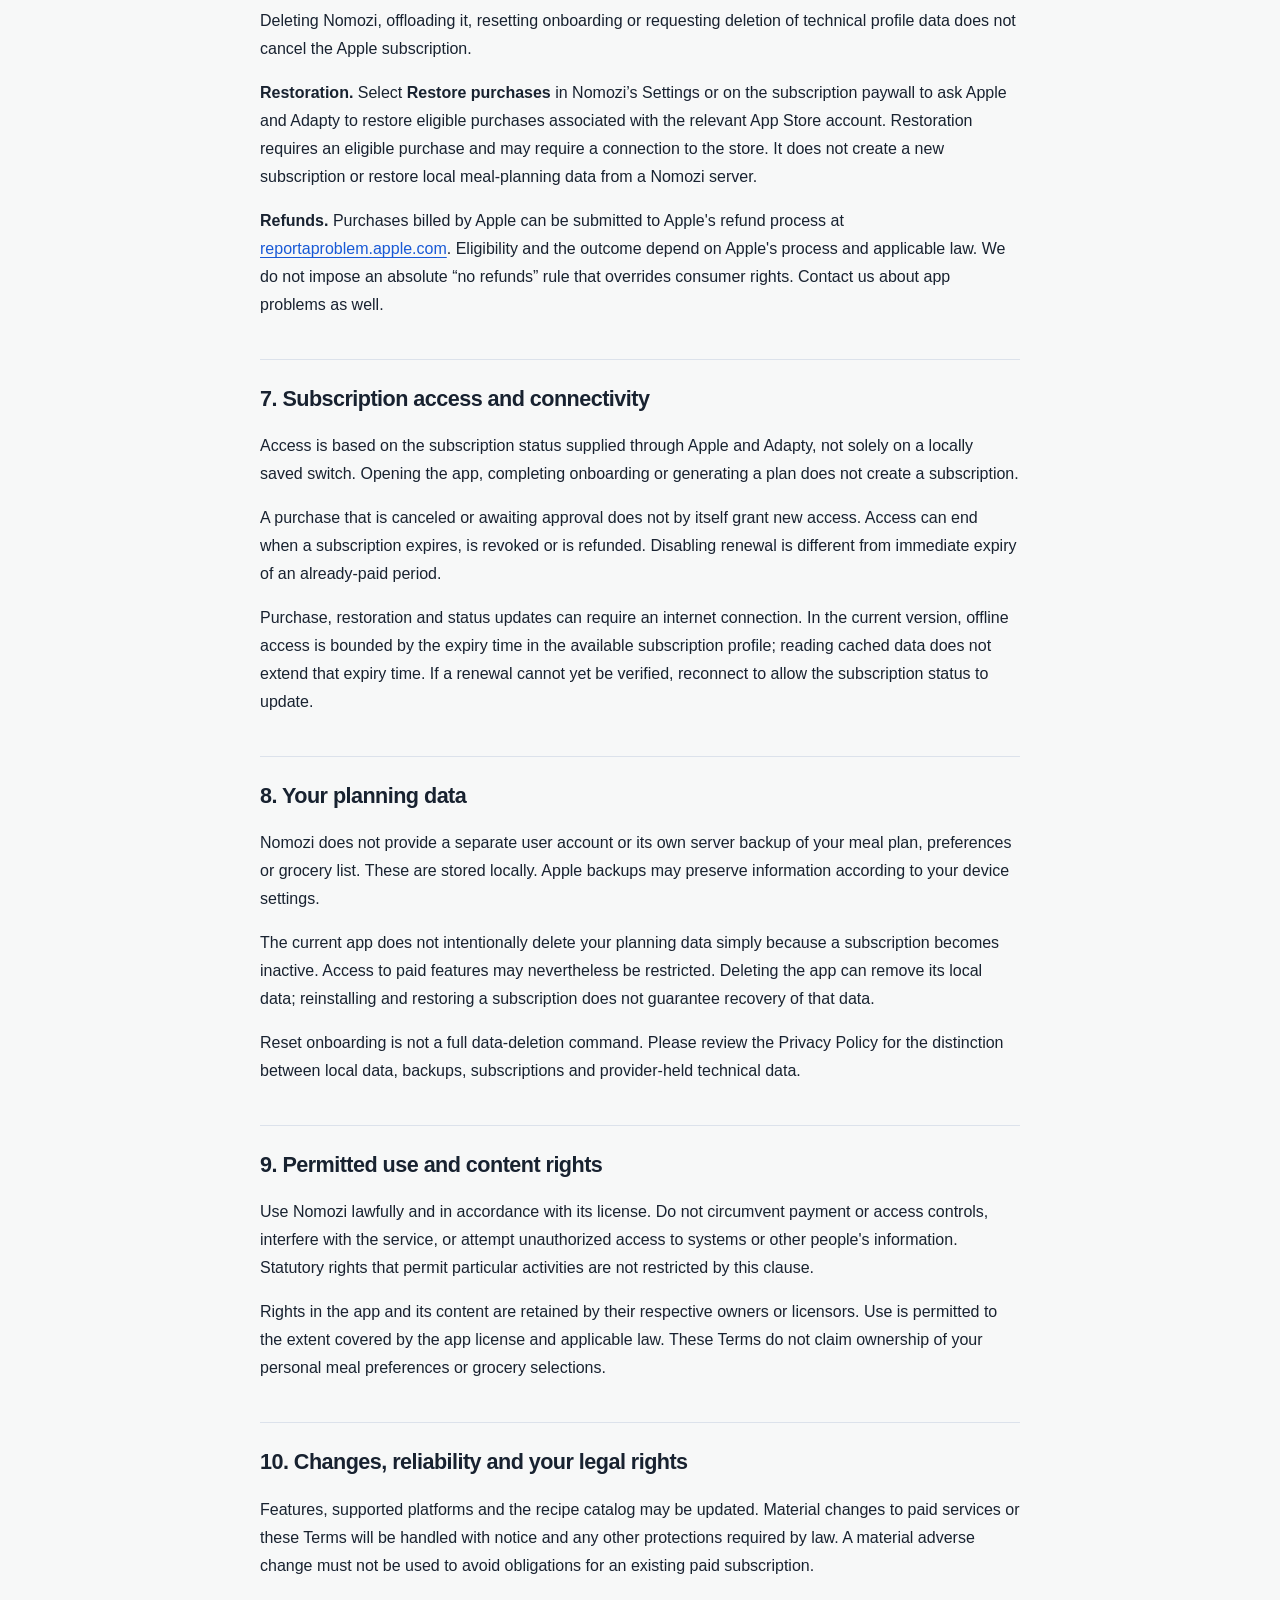
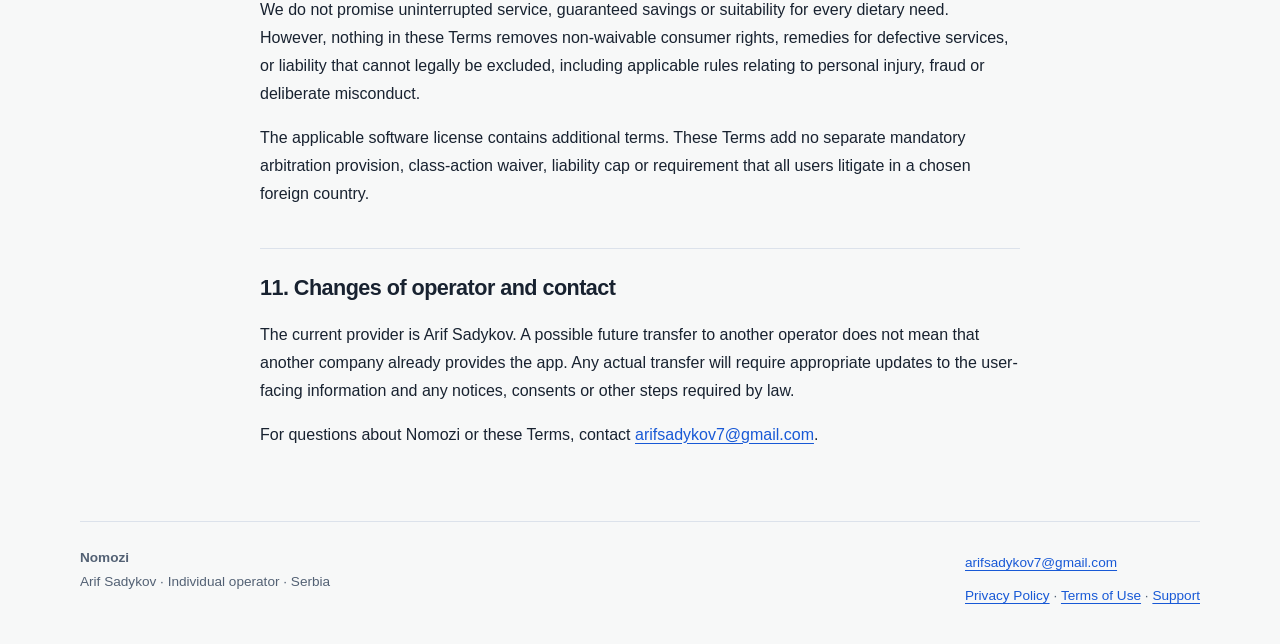
<file: terms/index.html>
<!doctype html>
<html lang="en-US">
<head>
  <meta charset="utf-8">
  <meta name="viewport" content="width=device-width, initial-scale=1">
  <meta name="description" content="Conditions for using Nomozi, grocery estimates, recipes, Apple subscriptions and your consumer rights.">
  <meta name="theme-color" content="#206aff">
  <title>Terms of Use | Nomozi</title>
  <link rel="stylesheet" href="../assets/styles.css">
  <link rel="icon" type="image/png" sizes="1024x1024" href="../assets/nomozi-app-icon.png">
  <link rel="apple-touch-icon" href="../assets/nomozi-app-icon.png">
</head>
<body>
<a class="skip-link" href="#main">Skip to content</a>
<header class="site-header"><a class="brand" href="../" aria-label="Nomozi home"><img class="brand-mark" src="../assets/nomozi-app-icon.png" width="40" height="40" alt="" aria-hidden="true">Nomozi</a><nav aria-label="Main navigation"><a href="../privacy/">Privacy</a><a href="../terms/" aria-current="page">Terms</a><a href="../support/">Support</a></nav></header>
<main id="main" class="document"><p class="eyebrow">Nomozi · Legal &amp; support</p><h1>Terms of Use</h1><p class="date">Effective October 22, 2026<br>Last updated October 24, 2026</p><nav class="contents" aria-label="On this page"><h2>On this page</h2><ol><li><a href="#section-1">1. Provider and scope</a></li><li><a href="#section-2">2. What Nomozi does</a></li><li><a href="#section-3">3. Grocery estimates</a></li><li><a href="#section-4">4. Recipes, diet selections and food safety</a></li><li><a href="#section-5">5. Subscriptions, prices and offers</a></li><li><a href="#section-6">6. Cancellation, restoration and refunds</a></li><li><a href="#section-7">7. Subscription access and connectivity</a></li><li><a href="#section-8">8. Your planning data</a></li><li><a href="#section-9">9. Permitted use and content rights</a></li><li><a href="#section-10">10. Changes, reliability and your legal rights</a></li><li><a href="#section-11">11. Changes of operator and contact</a></li></ol></nav><h2 id="section-1">1. Provider and scope</h2>

<p>Nomozi is provided by Arif Sadykov as an individual. These Terms explain the conditions for using Nomozi's meal-planning features and subscriptions. References to “we”, “us” or “our” mean Arif Sadykov.</p>

<p>The license that accompanies Nomozi in the App Store governs use of the iOS software. <a href="https://www.apple.com/legal/internet-services/itunes/dev/stdeula/">Apple’s Standard End User License Agreement</a> applies where no custom license agreement is provided through the App Store. These app-specific Terms describe the service and subscription conditions; they do not replace the applicable software license or Apple’s purchase terms. Mandatory consumer protections continue to apply.</p>
<p>Our <a href="../privacy/">Privacy Policy</a> separately explains information handling. Acceptance of these Terms is not consent to every possible use of personal information. Nomozi is initially intended for availability in the United States and Canada, although its availability may change.</p>

<p><strong>Age and authority.</strong> Nomozi is a general-audience meal-planning application. Its App Store age rating addresses content suitability, not the legal ability to enter a paid agreement. If you are a minor, use the app and make purchases with the involvement or authorization of a parent or guardian where required by applicable law and Apple's rules.</p>

<h2 id="section-2">2. What Nomozi does</h2>

<p>Nomozi helps you organize a weekly dinner plan, view recipes, create a grocery list and estimate shopping costs. The available features use your selected budget, household size, diet and excluded foods.</p>

<p>Plans are generated from the app's available recipe catalog. The catalog and your selected restrictions limit the possible results. An estimate may exceed your requested budget; the app displays an over-budget notice where applicable. Nomozi does not purchase groceries, reserve stock or obtain a binding retailer quotation for you.</p>

<p>Changing your preferences does not necessarily change a plan you have already accepted. Use the app's review and rebuild controls to apply changes to a new plan.</p>

<h2 id="section-3">3. Grocery estimates</h2>

<p>Shopping estimates use sample package prices and calculated package quantities. They are not live prices from a selected retailer. Actual availability, brands, pack sizes, taxes, discounts and prices can differ by store, location and date.</p>
<p><strong>Grocery estimates are separate from subscription billing.</strong> A displayed grocery budget or basket estimate is not a subscription charge, a payment for groceries or a guarantee of the amount you will spend.</p>
<p>We do not guarantee that a shopping trip will cost the displayed estimate, that every ingredient will be available, or that a plan will fit a budget that the available catalog cannot meet. Review your grocery list and the prices at the store before buying.</p>

<h2 id="section-4">4. Recipes, diet selections and food safety</h2>

<p>Nomozi is a planning tool, not medical advice, a personalized clinical nutrition service or an allergen-certification system. A diet label or excluded-food selection is based on the app's catalog information. It does not inspect a packaged product's label or establish the absence of allergens or cross-contact in manufacturing or cooking.</p>

<p>Check ingredient and allergen labels, substitutions, preparation instructions and the suitability of the food for the people who will eat it. Follow appropriate food-storage, handling and cooking guidance. For a medical dietary restriction or serious allergy, obtain advice from a qualified professional rather than relying on a catalog filter alone.</p>

<p>Recipes and suggested quantities are not represented as a complete or nutritionally balanced diet for every person. Cooking times and yields may vary depending on ingredients, equipment, and serving size.</p>

<p>Nothing in this section excludes responsibility that cannot lawfully be excluded.</p>

<h2 id="section-5">5. Subscriptions, prices and offers</h2>

<p>Some features require an active subscription. The available price, currency, billing period and any introductory offer are shown for the selected product before purchase. Prices and offer eligibility can vary by App Store country and account. These Terms do not promise a specific subscription price, billing period or trial.</p>
<p>Purchases are processed by Apple and billed to your Apple Account under Apple's purchase terms. Nomozi does not take payment-card details directly. Subscriptions renew automatically unless canceled under Apple's subscription-management rules. Renewal charges and any price-change notices are handled under Apple's applicable terms and local law.</p>

<p>A free trial or other introductory offer applies only when Apple offers it to your account and its terms are displayed for your purchase. No fixed trial length or specific currency amount is promised by these Terms. If an eligible trial converts to a paid subscription, the disclosed recurring charges apply unless you cancel as required by the offer.</p>

<p>If the app and Apple's purchase sheet show inconsistent conditions, do not complete the purchase until the discrepancy is clarified. These Terms do not excuse misleading paywall prices or substitute for accurate purchase disclosures.</p>

<h2 id="section-6">6. Cancellation, restoration and refunds</h2>

<p><strong>Cancellation.</strong> Manage your subscription in iPhone Settings → your name → Subscriptions → Nomozi. Canceling renewal normally leaves access available for the remaining paid period; trial, refund or other entitlement conditions may differ. Follow the cancellation timing and conditions shown by Apple for your subscription or offer. See <a href="https://support.apple.com/en-us/118428">Apple’s cancellation instructions</a>.</p>
<p>Deleting Nomozi, offloading it, resetting onboarding or requesting deletion of technical profile data does not cancel the Apple subscription.</p>

<p><strong>Restoration.</strong> Select <strong>Restore purchases</strong> in Nomozi’s Settings or on the subscription paywall to ask Apple and Adapty to restore eligible purchases associated with the relevant App Store account. Restoration requires an eligible purchase and may require a connection to the store. It does not create a new subscription or restore local meal-planning data from a Nomozi server.</p>
<p><strong>Refunds.</strong> Purchases billed by Apple can be submitted to Apple's refund process at <a href="https://reportaproblem.apple.com/">reportaproblem.apple.com</a>. Eligibility and the outcome depend on Apple's process and applicable law. We do not impose an absolute “no refunds” rule that overrides consumer rights. Contact us about app problems as well.</p>

<h2 id="section-7">7. Subscription access and connectivity</h2>

<p>Access is based on the subscription status supplied through Apple and Adapty, not solely on a locally saved switch. Opening the app, completing onboarding or generating a plan does not create a subscription.</p>

<p>A purchase that is canceled or awaiting approval does not by itself grant new access. Access can end when a subscription expires, is revoked or is refunded. Disabling renewal is different from immediate expiry of an already-paid period.</p>

<p>Purchase, restoration and status updates can require an internet connection. In the current version, offline access is bounded by the expiry time in the available subscription profile; reading cached data does not extend that expiry time. If a renewal cannot yet be verified, reconnect to allow the subscription status to update.</p>

<h2 id="section-8">8. Your planning data</h2>

<p>Nomozi does not provide a separate user account or its own server backup of your meal plan, preferences or grocery list. These are stored locally. Apple backups may preserve information according to your device settings.</p>

<p>The current app does not intentionally delete your planning data simply because a subscription becomes inactive. Access to paid features may nevertheless be restricted. Deleting the app can remove its local data; reinstalling and restoring a subscription does not guarantee recovery of that data.</p>

<p>Reset onboarding is not a full data-deletion command. Please review the Privacy Policy for the distinction between local data, backups, subscriptions and provider-held technical data.</p>

<h2 id="section-9">9. Permitted use and content rights</h2>

<p>Use Nomozi lawfully and in accordance with its license. Do not circumvent payment or access controls, interfere with the service, or attempt unauthorized access to systems or other people's information. Statutory rights that permit particular activities are not restricted by this clause.</p>

<p>Rights in the app and its content are retained by their respective owners or licensors. Use is permitted to the extent covered by the app license and applicable law. These Terms do not claim ownership of your personal meal preferences or grocery selections.</p>

<h2 id="section-10">10. Changes, reliability and your legal rights</h2>

<p>Features, supported platforms and the recipe catalog may be updated. Material changes to paid services or these Terms will be handled with notice and any other protections required by law. A material adverse change must not be used to avoid obligations for an existing paid subscription.</p>

<p>We do not promise uninterrupted service, guaranteed savings or suitability for every dietary need. However, nothing in these Terms removes non-waivable consumer rights, remedies for defective services, or liability that cannot legally be excluded, including applicable rules relating to personal injury, fraud or deliberate misconduct.</p>

<p>The applicable software license contains additional terms. These Terms add no separate mandatory arbitration provision, class-action waiver, liability cap or requirement that all users litigate in a chosen foreign country.</p>
<h2 id="section-11">11. Changes of operator and contact</h2>

<p>The current provider is Arif Sadykov. A possible future transfer to another operator does not mean that another company already provides the app. Any actual transfer will require appropriate updates to the user-facing information and any notices, consents or other steps required by law.</p>

<p>For questions about Nomozi or these Terms, contact <a href="mailto:arifsadykov7@gmail.com">arifsadykov7@gmail.com</a>.</p>
</main>
<footer class="site-footer"><p><strong>Nomozi</strong><br>Arif Sadykov · Individual operator · Serbia</p><p><a href="mailto:arifsadykov7@gmail.com">arifsadykov7@gmail.com</a><br><a href="../privacy/">Privacy Policy</a> · <a href="../terms/">Terms of Use</a> · <a href="../support/">Support</a></p></footer>
</body>
</html>
</file>
<file: assets/styles.css>
/* Brand colors from Nomozi AppColors; the darker link tone keeps small text readable. */
:root {
  color-scheme: light;
  --paper: #f7f8f8;
  --ink: #182230;
  --muted: #536174;
  --brand: #206aff;
  --link: #1859d6;
  --line: #dce2eb;
  --card: #fff;
  --soft: #edf3ff;
}

* { box-sizing: border-box; }
html { scroll-padding-top: 1.5rem; }
body {
  margin: 0;
  background: var(--paper);
  color: var(--ink);
  font: 1rem/1.75 -apple-system, BlinkMacSystemFont, "Segoe UI", sans-serif;
  -webkit-text-size-adjust: 100%;
}
a { color: var(--link); text-underline-offset: .2em; overflow-wrap: anywhere; }
a:hover { text-decoration-thickness: 2px; }
a:focus-visible {
  outline: 3px solid var(--brand);
  outline-offset: 4px;
  border-radius: 3px;
}
p, li, h1, h2, h3, td, th { overflow-wrap: anywhere; }
p { margin: 1rem 0; }
.site-header, .site-footer, main { width: min(100% - 3rem, 1120px); margin-inline: auto; }
.site-header {
  display: flex;
  flex-wrap: wrap;
  align-items: center;
  justify-content: space-between;
  gap: .5rem 1rem;
  padding-block: 1.25rem;
  border-bottom: 1px solid var(--line);
}
.brand {
  display: inline-flex;
  align-items: center;
  gap: .65rem;
  min-height: 44px;
  color: var(--ink);
  font-size: 1.5rem;
  font-weight: 750;
  letter-spacing: -.04em;
  text-decoration: none;
}
.brand-mark {
  display: block;
  width: 40px;
  height: 40px;
  flex: 0 0 40px;
  object-fit: contain;
  border-radius: 10px;
}
.site-header nav { display: flex; flex-wrap: wrap; gap: .2rem 1.4rem; }
.site-header nav a {
  display: inline-flex;
  align-items: center;
  min-height: 44px;
  color: var(--muted);
  font-size: .95rem;
  text-decoration: none;
}
.site-header nav a:hover, .site-header nav a[aria-current=page] { color: var(--link); text-decoration: underline; }
.site-header nav a[aria-current=page] { font-weight: 650; text-decoration-thickness: 2px; }
.eyebrow { color: var(--link); font-size: .75rem; font-weight: 700; letter-spacing: .1em; text-transform: uppercase; }
.hero { padding: 3.5rem 0 2.5rem; max-width: 780px; }
h1 {
  font-weight: 750;
  font-size: clamp(2.25rem, 5.5vw, 3.7rem);
  line-height: 1.12;
  letter-spacing: -.045em;
  margin: 1rem 0 1.4rem;
  text-wrap: balance;
}
.lead { font-size: 1.125rem; color: var(--muted); max-width: 650px; }
h2 { font-size: 1.35rem; line-height: 1.4; letter-spacing: -.025em; }
h3 { font-size: 1.05rem; line-height: 1.45; }
.page-cards { display: grid; grid-template-columns: repeat(3, minmax(0, 1fr)); gap: 1rem; }
.page-card {
  display: flex;
  flex-direction: column;
  min-width: 0;
  padding: 1.5rem;
  background: var(--card);
  border: 1px solid var(--line);
  border-radius: 1rem;
  box-shadow: 0 2px 5px rgb(24 34 48 / 3%);
  text-decoration: none;
  color: var(--ink);
}
.page-card:hover { border-color: var(--brand); background: #fafdff; }
.card-number { font-size: .75rem; letter-spacing: .03em; color: var(--muted); }
.page-card h2 { display: flex; justify-content: space-between; gap: .75rem; margin: 1.25rem 0 .25rem; }
.page-card h2 span { color: var(--brand); }
.page-card p { color: var(--muted); font-size: .95rem; margin: .5rem 0 1.5rem; }
.card-action { color: var(--link); font-size: .9rem; font-weight: 650; margin-top: auto; }
.page-card:hover .card-action { text-decoration: underline; }
.home-note { padding: 2.5rem 0 3rem; max-width: 720px; }
.home-note h2 { font-size: 1.1rem; }
.home-note p { color: var(--muted); }
.document { max-width: 760px; padding-block: 2.75rem 3.5rem; }
.document h1 { font-size: clamp(2rem, 5vw, 3.1rem); }
.date { font-size: .9rem; color: var(--muted); margin-bottom: 2rem; }
.document > h2 { margin-top: 2.5rem; padding-top: 1.5rem; border-top: 1px solid var(--line); }
.document > h3 { margin-top: 2rem; }
.document li { padding-left: .2rem; margin-block: .5rem; }
.document ul, .document ol { padding-left: 1.5rem; }
.contents { background: var(--soft); padding: 1.25rem 1.5rem; border: 1px solid #d8e5ff; border-radius: 1rem; margin: 2rem 0; }
.contents h2 { font-size: 1rem; margin: 0 0 .7rem; }
.contents ol { list-style: none; padding: 0; margin: 0; columns: 2; column-gap: 2rem; }
.contents li { break-inside: avoid; margin: 0; padding: 0; }
.contents a { display: block; padding: .5rem 0; font-size: .9rem; line-height: 1.6; }
.notice { padding: 1rem 1.25rem; border-left: 3px solid var(--brand); background: var(--soft); border-radius: 0 .8rem .8rem 0; }
.notice p { margin: .4rem 0; }
.data-cards { display: grid; grid-template-columns: repeat(2, minmax(0, 1fr)); gap: 1rem; margin: 1.5rem 0; }
.data-card { min-width: 0; padding: 1.2rem; background: var(--card); border: 1px solid var(--line); border-radius: .8rem; font-size: .95rem; }
.data-card h3 { margin-top: 0; }
.purpose { color: var(--muted); font-size: .9rem; }
.table-wrap { min-width: 0; max-width: 100%; }
table { width: 100%; border-collapse: collapse; table-layout: fixed; }
th, td { padding: .75rem; text-align: left; vertical-align: top; border: 1px solid var(--line); }
th { background: var(--soft); }
.site-footer {
  display: flex;
  flex-wrap: wrap;
  justify-content: space-between;
  gap: 1.5rem;
  border-top: 1px solid var(--line);
  padding-block: 1.5rem 2rem;
  font-size: .85rem;
  color: var(--muted);
}
.site-footer p { margin: 0; max-width: 100%; }
.site-footer a { display: inline-block; padding-block: .3rem; }
.skip-link { position: fixed; top: -200px; left: 1rem; z-index: 10; background: var(--card); padding: .6rem 1rem; }
.skip-link:focus { top: 1rem; }

@media (max-width: 700px) {
  .site-header, .site-footer, main { width: calc(100% - 2.5rem); }
  .site-header { padding-block: 1rem; }
  .brand { font-size: 1.35rem; gap: .55rem; }
  .site-header nav { gap: .2rem .85rem; }
  .site-header nav a { font-size: .875rem; }
  .page-cards, .data-cards { grid-template-columns: 1fr; }
  .hero { padding-top: 2rem; padding-bottom: 1.75rem; }
  .page-card { padding: 1.25rem; }
  .page-card h2 { margin-top: 1rem; }
  .page-card p { margin-bottom: 1.25rem; }
  .contents { padding: 1.2rem; }
  .contents ol { columns: 1; }
  .site-footer { flex-direction: column; }
  .document { padding-top: 1.75rem; }
}
@media (max-width: 359px) {
  .site-header nav { width: 100%; gap: 1.5rem; }
}
@media print {
  .site-header, .site-footer, .contents, .skip-link { display: none; }
  body { background: white; color: black; font-size: 11pt; }
  .document { width: 100%; max-width: none; padding: 0; }
  .document h1 { font-size: 28pt; }
  .data-card, .notice { break-inside: avoid; }
  a { color: inherit; }
}
</file>
